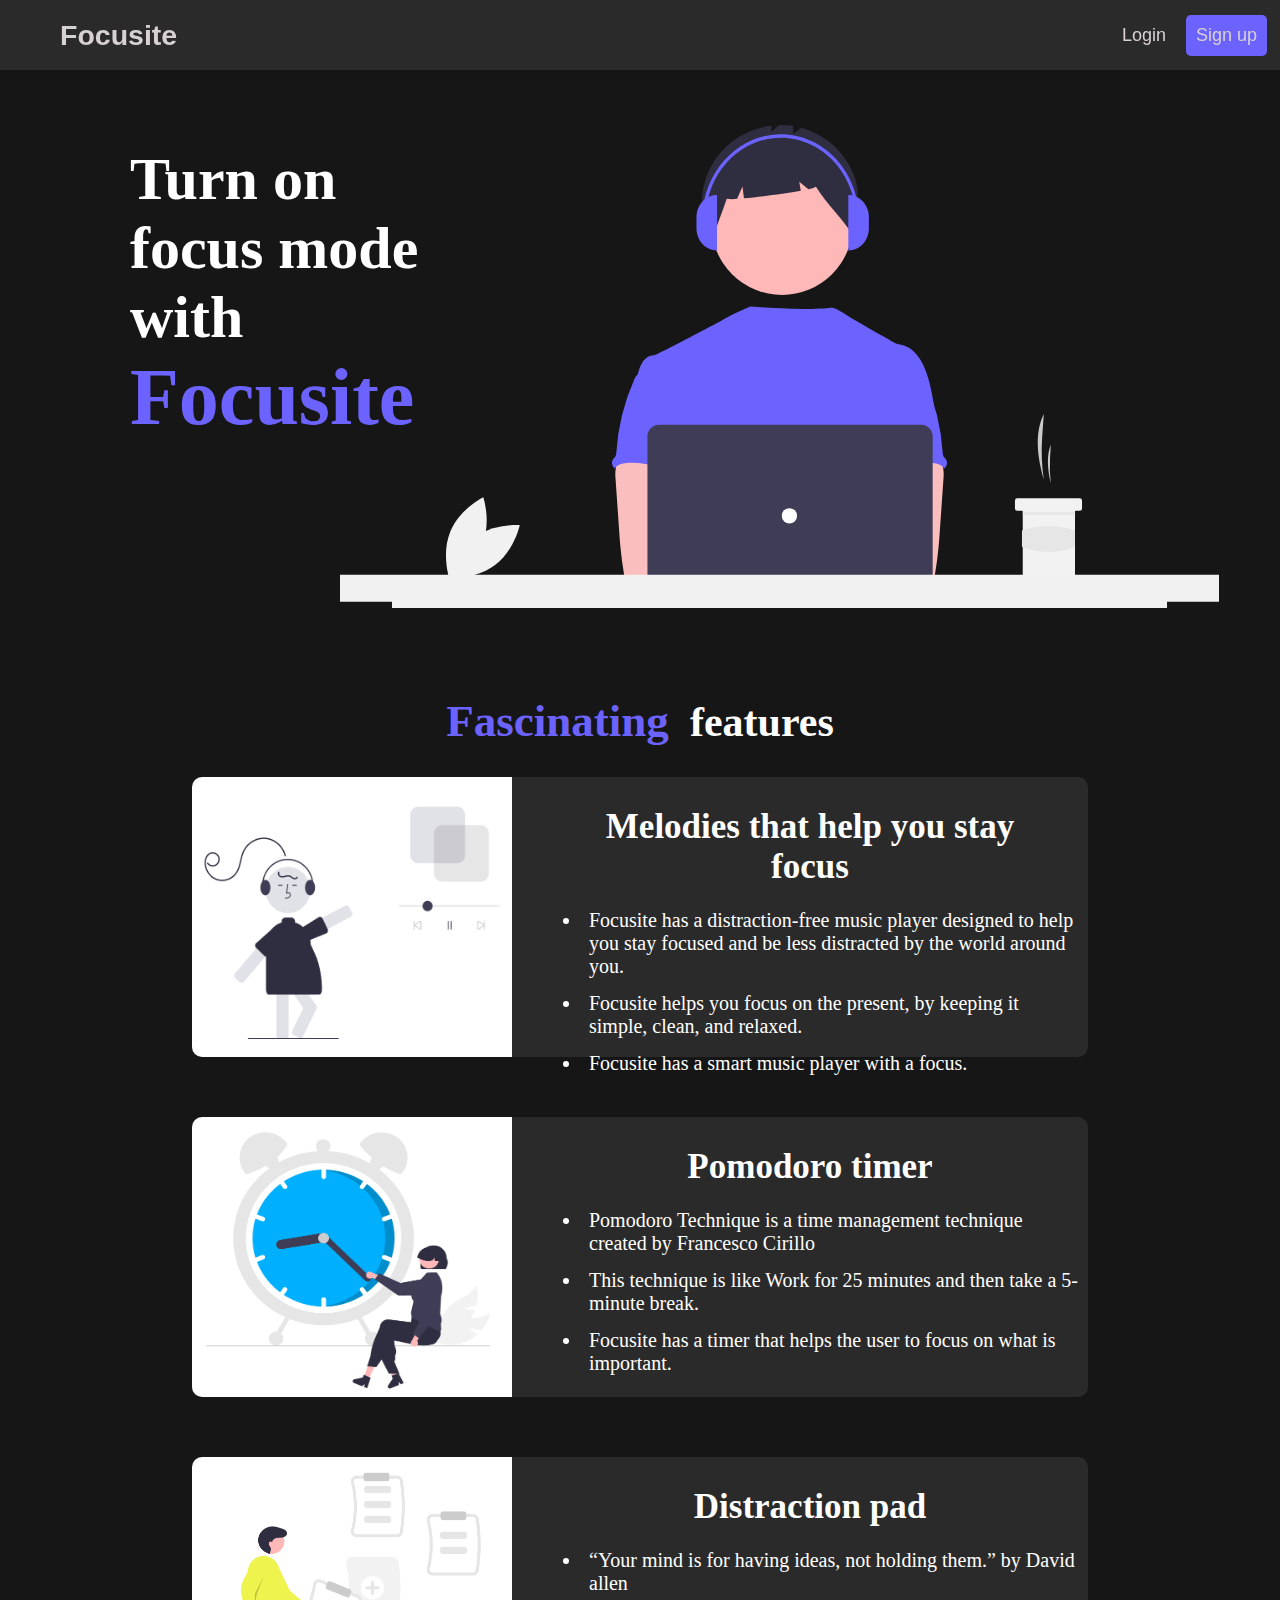
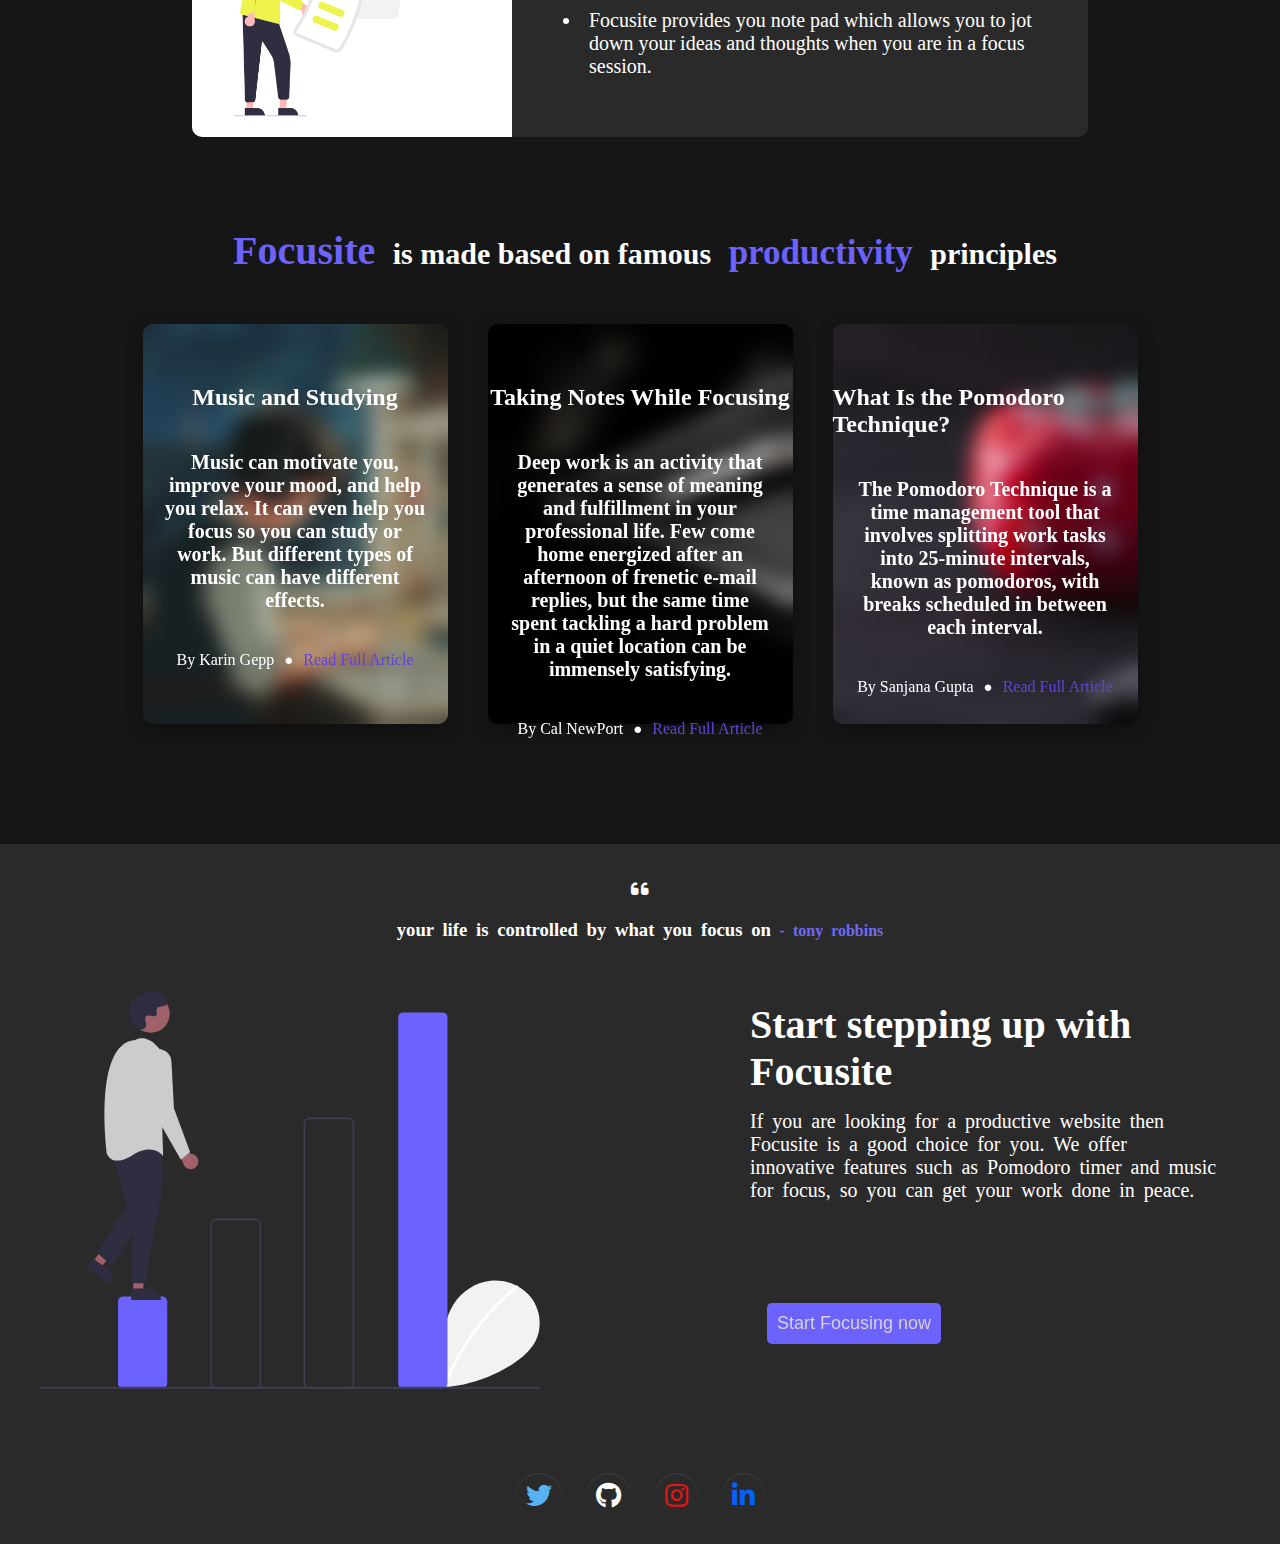
<file: index.html>
<!DOCTYPE html>
<html lang="en">
<head>
    <meta charset="UTF-8">
    <meta http-equiv="X-UA-Compatible" content="IE=edge">
    <meta name="viewport" content="width=, initial-scale=1.0">
    <title>Focusite</title>
    <link rel="stylesheet" href="https://cdnjs.cloudflare.com/ajax/libs/font-awesome/6.2.1/css/all.min.css">
    <link rel="stylesheet" href="style.css">
</head>
<body>
    <!-- sign-up box -->
    <div class="signup-box" id="signup-box">
        <h4>Sign Up</h4>
        <i id="x-mark" onclick="signuphide()" class="fa-solid fa-xmark"></i>
        
        <form name="f1" action="Main\home.html"> 
          <!-- there is some problem with method it is arising a http error 405 should think of this -->
          <label>Username</label>
          <input type="text" placeholder="" name="name">
          <label>Email</label>
          <input type="email" placeholder="" name="email">
          <label>Password</label>
          <input type="password" placeholder="" name="password">
          <label>Confirm Password</label>
          <input type="password" placeholder="" />
          <!-- <input id="sign-up-submit" type="submit" value="Submit" /> -->
          <input id="sign-up-submit" type="submit" value="Submit">
         </form>
        <p>
            <!-- add terms and conditions & Privacy Policy html files -->
          By clicking the Sign Up button,you agree to our <br />
          <a href="#">Terms and Condition</a> and <a href="#">Policy Privacy</a>
        </p>
      </div>
      <!-- login-box -->
      <div class="login-box" id="login-box" method="post">
        <h4>Login</h4>
        <i id="x-mark" onclick="loginhide()" class="fa-solid fa-xmark"></i>
        <form name="f2" action="Main\home.html">
          <label>Email</label>
          <input type="email" placeholder="" />
          <label>Password</label>
          <input type="password" placeholder="" />
          <input id="login-submit" type="submit" value="Submit" />
        </form>
      </div>


    <div class="main" id="blur">
        <div class="nav">
        <button id="home"><h2>Focusite</h2></button>
         <div class="buttons">
            <button id="login" onclick="logintoggle()">Login</button>
            <button id="signup" onclick="signuptoggle()">Sign up</button>
         </div>
        </div>
    

        <header>
            <div class="line">
                <h3><span style="font-size: 60px;">Turn on <br> focus mode <br> with </span> <br> <span style="color: #6C63FF; font-size: 80px;">Focusite</span></h3>

            </div>
            <div class="pic">
                <img src="images\banner.svg" alt="banner">
            </div>
          
        </header>

        <section>
            <div class="features">
                <h3><span style="color: #6C63FF;font-size: 45px;padding-right: 10px;" >Fascinating </span> <span style="color: white; font-size: 42px;" >features</span></h3>
                <div class="box1">
                        <img src="images\m.png">
                    <div class="lines">
                        <!-- <i class="fa-solid fa-quote-left"></i> -->
                        <h3>Melodies that help you stay focus</h3>
                        <ul>
                            <li>Focusite has a distraction-free music player designed to help you stay focused and be less distracted by the world around you.</li>
                            <li>Focusite helps you focus on the present, by keeping it simple, clean, and relaxed.</li>
                            <li>Focusite has a smart music player with a focus.</li>
                            
                        </ul>

                    </div>

                </div>
                <div class="box2">
                        <img src="images\t.png">
                        
                  
                    <div class="lines">
                        <!-- <i class="fa-solid fa-quote-left"></i> -->
                        <h3>Pomodoro timer</h3>

                        <ul>
                        <li>Pomodoro Technique is a time management technique created by Francesco Cirillo
                        <li>This technique is like Work for 25 minutes and then take a 5-minute break.</li>
                        <li>Focusite has a timer that helps the user to focus on what is important.</li>                    </ul>
                        
                    </div>
                </div>
                <div class="box3">
                    <img src="images\n.png">

                    <div class="lines">
                        <!-- <i class="fa-solid fa-quote-left"></i> -->
                        <h3>Distraction pad</h3>

                    <ul>
                        <li>“Your mind is for having ideas, not holding them.” by David allen</li>
                        <li>Focusite provides you note pad which allows you to jot down your ideas and thoughts when you are in a focus session.</li>

                    </ul>
                    </div>
    
                </div>
            </div>
               
        </section>



        <section>
            <div class="origin">
                <h3> <span style="font-size: 40px;color: #6C63FF;padding: 10px;">Focusite</span> is made based on famous <span style="font-size: 35px;color: #6C63FF;padding: 10px;">productivity</span> principles</h3>
                <div class="boxes">
                    <div class="vbox1">
                         <div class="box-info">
                            <i class="fa-regular fa-newspaper"></i>
                            <div class="heading"><h2> What Is the Pomodoro Technique?</h2></div>
                            <div class="main-content"><p>The Pomodoro Technique is a time management tool that involves splitting work tasks into 25-minute intervals, known as pomodoros, with breaks scheduled in between each interval.</p></div>
                            <div class="end">
                                <a id="author">By Sanjana Gupta</a> <p id="dot">●</p> 
                                <a id="link" href="https://www.verywellmind.com/pomodoro-technique-history-steps-benefits-and-drawbacks-6892111">Read Full Article</a></div>
                         </div>
                </div>
                <div class="vbox2">                        
                    <div class="box-info">
                        <i class="fa-regular fa-newspaper"></i>
                        <div class="heading"><h2> Taking Notes While Focusing</h2></div>
                        <div class="main-content"><p>Deep work is an activity that generates a sense of meaning and fulfillment in your professional life. Few come home energized after an afternoon of frenetic e-mail replies, but the same time spent tackling a hard problem in a quiet location can be immensely satisfying.</p></div>
                        <div class="end">
                            <a id="author">By Cal NewPort</a> <p id="dot">●</p>  
                            <a id="link" href="https://calnewport.com/deep-work-rules-for-focused-success-in-a-distracted-world/">Read Full Article</a></div>
                     </div>
                </div>
                <div class="vbox3">
                    <div class="box-info">
                        <i class="fa-regular fa-newspaper"></i>
                        <div class="heading"><h2> Music and Studying
                        </h2></div>
                        <div class="main-content"><p>Music can motivate you, improve your mood, and help you relax. It can even help you focus so you can study or work. But different types of music can have different effects.</p></div>
                        <div class="end">
                            <a id="author">By  Karin Gepp</a> <p id="dot">●</p>  
                            <a id="link" href="https://www.healthline.com/health/does-music-help-you-study">Read Full Article</a></div>
                     </div>
    
                </div>
                </div>
            </div>
        </section>
    
      <!-- subfooter -->
      <footer>
    <i class="fa-solid fa-quote-left"></i>
    <h3 style="color: white; word-spacing: 4px; padding: 0 0 50px 0;" >your life is controlled by what you focus on <span style="color: #7069f3; font-size: 16px;">- tony robbins</span></h3>
    <div class="last">
        <div class="pic">
            <img width="500px" src="images\footer.svg">
        </div>
        <div class="endlines">

            <h3 style="color: white; font-size:40px; padding: 0 0 15px 0;" >Start  stepping up with <span>Focusite</span></h3>
            <p style="font-size: 20px; color: white; word-spacing: 4px;" >If you are looking for a productive website then Focusite is a good choice for you. We offer innovative features such as Pomodoro timer and music for focus, so you can get your work done in peace.</p>
            <form action="Main\home.html">
                <button id="signup">Start Focusing now</button>
            </form>
        </div>
    </div>

    <div class="handles">
        <i style="color: rgb(87, 178, 243);" class="fa-brands fa-twitter"></i>        
        <i class="fa-brands fa-github"></i>
        <i style="color: rgb(234, 19, 19);" class="fa-brands fa-instagram"></i>        
        <i style="color: rgb(0, 98, 255);" class="fa-brands fa-linkedin-in"></i>
    </div>
      </footer>
      
    
    </div>
    <!-- main div ending -->
    <!-- add sections about explaining our features 
    take github login page as inspiration -->
    <script src="script.js"></script>
</body>
</html>
</file>
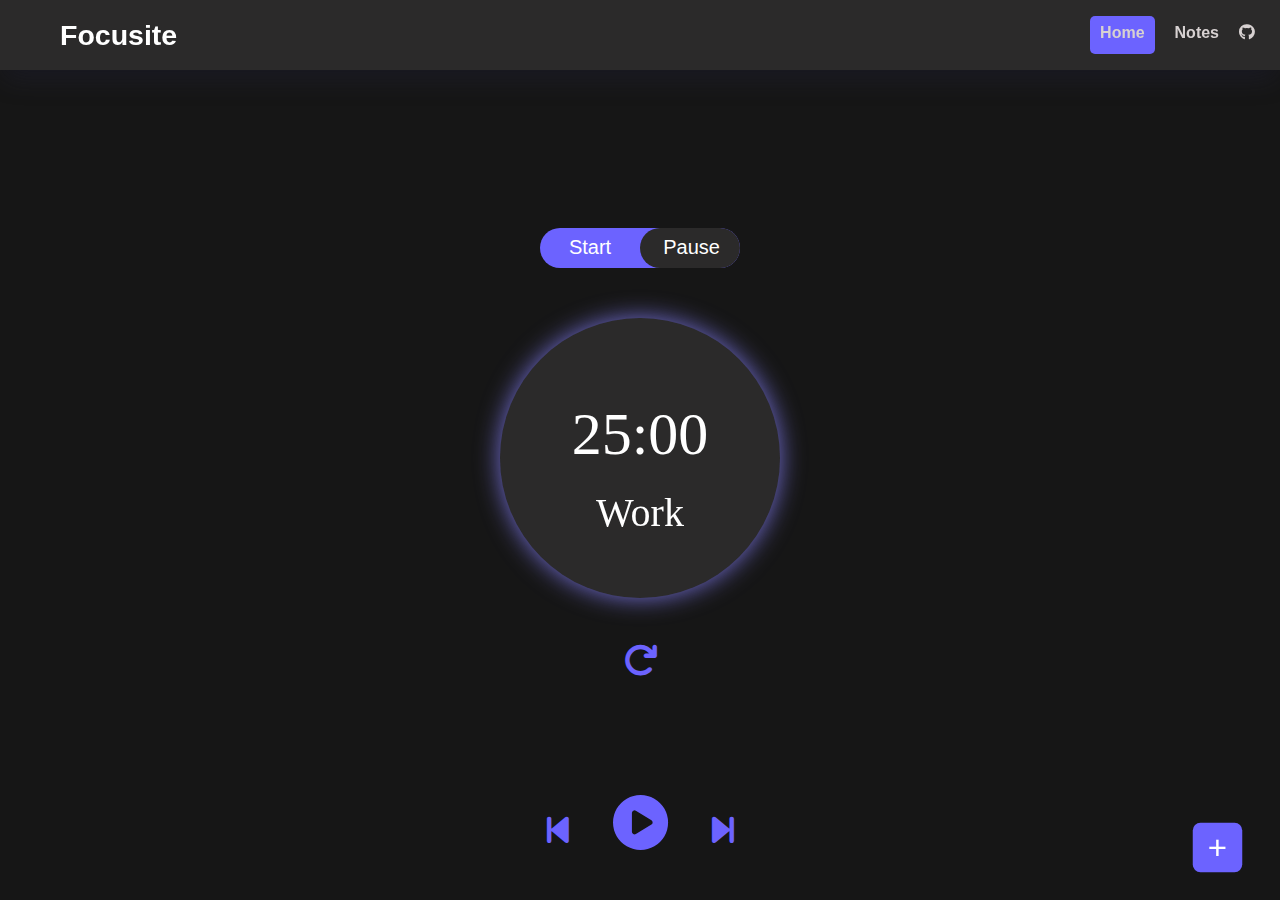
<file: Main/home.html>
<!DOCTYPE html>
<html lang="en">

<head>
    <meta charset="UTF-8">
    <meta http-equiv="X-UA-Compatible" content="IE=edge">
    <meta name="viewport" content="width=device-width, initial-scale=1.0">
    <title>Home</title>
    <link rel="stylesheet" href="https://cdnjs.cloudflare.com/ajax/libs/font-awesome/6.2.1/css/all.min.css">
    <link rel="stylesheet" href="home.css">
</head>

<body id="body">
    <!-- header -->
    <div class="nav" id="nav">
        <button id="home">
            <h2>Focusite</h2>
        </button>
        <ul id="u_list">
            <li><a class="list active" href="home.html">Home</a></li>
            <li><a class="list" href="notes.html">Notes</a></li>
            <li><a class="list" href="https://github.com/Lokesh-04/Focusite-v1.0"><i class="fa-brands fa-github"></i></a></li>
        </ul>
    </div>

    <div class="main">
        <div class="center">
            <div class="pomodoro">
                <div class="controls">
                    <div id="toggle" class="toggle"></div>
                    <button id="start" class="btn">Start</button>
                    <button id="stop" class="btn">Pause</button>   
                    <!-- <div class="form-box">
                        <div class="button-box">
                            <div id="btn"></div>
                            <button type="button" id="start" class="toggle-btn" onclick="leftClick()">Left</button>
                            <button type="button" id="stop" class="toggle-btn" onclick="rightClick()">Right</button>
                        </div>
                    </div> -->
                    
                </div>
                <!-- <p id="cycles" class="cycles">Cycles:</p> -->
                <!--Work Timer-->
                <div class="circle">
                    <div class="wt active" id="w_time">
                        <div id="work-timer" class="timer">
                            <p id="work_minutes">25</p>
                            <p id="semicolon">:</p>
                            <p id="work_seconds">00</p>
                        </div>
                        <p id="work" class="work">Work</p>
                    </div>
                    <div class="bt" id="b_time">
                        <div id="break-timer" class="timer">
                            <p id="break_minutes">05</p>
                            <p id="semicolon">:</p>
                            <p id="break_seconds">00</p>
                        </div>
                        <p id="break" class="break">Break</p>
                    </div>
                </div>

                <i id="reset" class="fa-solid fa-arrow-rotate-right"></i>
                <!--Cycle Counter-->
                <!-- try to change these cycles into small circles with highlighting number of cycles completed -->
                <!-- <p id="counter" class="timer">0</p> -->
                <!--Break Timer-->
                <!-- try to add resume button -> onclick pause button -->
            </div>
            <!-- music-player -->
            <div class="music-player">
                <div class="music-controls">
                    <i id="prev" onclick="prev()" class="fa-solid fa-backward-step"></i>
                    <i id="play" onclick="play()" class="fa-solid fa-circle-play">
                        <p id="m_text">play</p>
                    </i>
                    <i id="next" onclick="next()" class="fa-solid fa-forward-step"></i>
                </div>
                <audio src="audio1.mp3" id="song"></audio>
            </div>
        </div>

        <!-- notes section -->
        <div class="notes">
            <div class="plus_note">
                <button id="plus" class="plus">+</button>
            </div>

            <div class="notes-div" id="notes-div">
                <div class="notes-header">
                    <div class="name">
                        <p id="co">FOCUSITE</p>
                        <p id="head">Notes</p>
                    </div>
                    <div class="notes-nav">
                        <i id="arrow" onclick="notesopen()" class="fa-solid fa-up-right-from-square"></i>
                        <i id="x-mark" onclick="noteshide()" class="fa-solid fa-xmark"></i>
                    </div>
                </div>
                <div id="notes-main">
                    <!-- <button class="add-note" type="button">+</button> -->
                    <button class="addnote" id="add-note"><i id="sharp-plus" class="fa-sharp fa-solid fa-plus"></i>Take a note...</button>


                    <div id="foot"></div>
                </div>

            </div>
        </div>

    </div>

    <script src="home.js"></script>

</body>

</html>
</file>
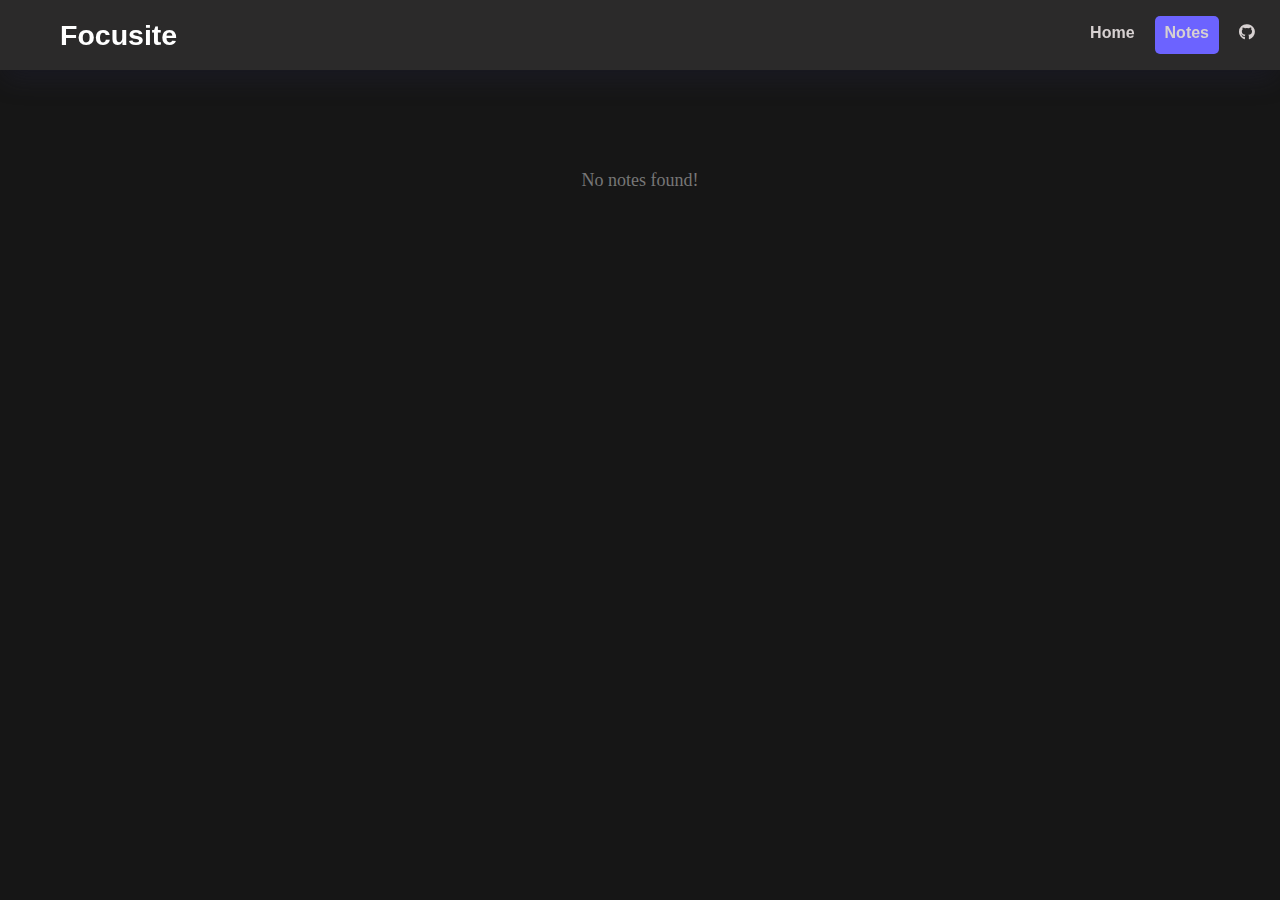
<file: Main/notes.html>
<!DOCTYPE html>
<html lang="en">

<head>
    <meta charset="UTF-8">
    <meta http-equiv="X-UA-Compatible" content="IE=edge">
    <meta name="viewport" content="width=device-width, initial-scale=1.0">
    <title>Notes</title>
    <link rel="stylesheet" href="https://cdnjs.cloudflare.com/ajax/libs/font-awesome/6.2.1/css/all.min.css">
    <link rel="stylesheet" href="home.css">
    <style>
        /* Container styling */
        .tile-container {
            margin-top: 80px;
            display: flex;
            flex-wrap: wrap;
            gap: 20px;
            padding: 20px;
            justify-content: center;
        }

        /* Individual tile styling */
        .tile {
            background-color: #1f1f1f;
            padding: 15px 20px;
            width: 200px;
            border-radius: 8px;
            box-shadow: 0 4px 6px rgba(0, 0, 0, 0.1);
            word-wrap: break-word;
            position: relative;
            transition: transform 0.2s;
        }

        /* Hover effect for tiles */
        .tile:hover {
            transform: translateY(-5px);
        }

        /* Content styling */
        .tile p {
            margin: 0;
            font-size: 16px;
            color: white;
        }

        /* Message styling when no notes are found */
        #no-notes-message {
            text-align: center;
            font-size: 18px;
            color: #777;
            margin-top: 50px;
        }
    </style>
</head>

<body>

    <div class="nav" id="nav">
        <button id="home">
            <h2>Focusite</h2>
        </button>
        <ul id="u_list">
            <li><a class="list" href="home.html">Home</a></li>
            <li><a class="list active" href="notes.html">Notes</a></li>
            <li><a class="list" href="https://github.com/Lokesh-04/Focusite-v1.0"><i
                        class="fa-brands fa-github"></i></a></li>
        </ul>
    </div>

    <!-- notes section -->
    <div id="tile-container" class="tile-container"></div>

    <script src="home.js"></script>
    <script src="notes.js"></script>
</body>

</html>
</file>
<file: style.css>
@import url('https://fonts.googleapis.com/css2?family=Poppins:wght@300&display=swap');*{
    padding: 0;
    margin: 0;
}
body{
  background-color: #161616;
  user-select: none;
}
/* scrollbar style */
::-webkit-scrollbar{
  width: 10px;
  background-color: #2B2A2A;
}
::-webkit-scrollbar-thumb{
  width: 10px;
  background-color: #6C63FF;
}
#home{
    background-color: #2B2A2A;
    border: none;
    color: #d7d1d1;
    font-size: 19px;
}
.main{
  position: relative;

}
.main#blur.active{
  filter: blur(200px);
  pointer-events: none;
  user-select: none;

}
.nav h2{
    padding: 0 50px;
    margin: 10px ;
}
.nav{
    display: flex;
    justify-content: space-between;
    width: 100%;
    height: 70px;
    background-color: #2B2A2A;
    box-shadow: rgba(0, 0, 0, 0.1) 0px 4px 6px -1px, rgba(0, 0, 0, 0.06) 0px 2px 4px -1px;
    position: fixed;
    top: 0;
    left: 0;
    right: 0;
    z-index: 9999;
}
.buttons{
    padding: 3px ;
    align-items: center;
    margin: 8px 5px;
    bottom:20px;
    font-style: bold;
    display: flex;
    justify-content: center;
}
.buttons button{
  margin-left: 10px;
}
button{
    cursor: pointer;
}
#login{
    padding: 10px;
    border-radius: 5px;
    border: transparent;
    background-color: transparent;
    font-size: 18px;
    font-style: bold;
    color: #d7d1d1;
    transition: border .1s ease-in;
}
#login:hover{
  border: 2px solid #6C63FF;
  color: rgb(255, 255, 255);

}
#signup{
    padding: 10px;
    border-radius: 5px;
    border: transparent;
    color: #d7d1d1;
    background-color: #6C63FF;
    font-size: 18px;
    filter: brightness(100%);
    margin-right: 5px;
}
#signup:hover{
  background-color: #4a41f7;
  color: white;

}

/* login and sign-up divisions */

#signup-box{
    position: fixed;
    top: 40%;
    left: 50%;
    transform: translate(-50%,-50%);
    width: 350px;
    height: 450px;
    padding: 50px;
    box-shadow: 0 5px 30px rgba(0, 0, 0, .30);
    background: #ffffff;
    visibility: hidden;
    opacity: 0;
    transition: 0.5s;
    border-radius: 10px;
    z-index: 9999;
}
#signup-box.active{
    top: 50%;
    visibility: visible;
    opacity: 1;
    transform: 0.5s;
    z-index: 9999;
  }
#login-box{
    position: fixed;
    top: 40%;
    left: 50%;
    transform: translate(-50%,-50%);
    width: 360px;
    height: 300px;
    box-shadow: 0 5px 30px rgba(0, 0, 0, .30);
    background: #ffffff;
    visibility: hidden;
    opacity: 0;
    transition: 0.5s;
    border-radius: 10px;
    z-index: 9999;

    /* add closing buttons to both tabs for login and signup */
  }
#login-box.active{
    top: 50%;
    visibility: visible;
    opacity: 1;
    transform: 0.5s;
    z-index: 9999;
  }
  
  h4 {
    text-align: center;
    padding-top: 10px;
    font-size: 30px;
    color: #24292f;
  }
 
  form {
    width: 300px;
    padding: 0 0 20px 17px;
    

  }
  
  form label {
    display: flex;
    margin-top: 20px;
    font-size: 18px;
    color: #24292f;
  }
  
  form input {
    width: 100%;
    padding: 7px;
    border: none;
    border: 1px solid gray;
    border-radius: 6px;
    outline: none;
  }
  input[type="button"] {
    width: 320px;
    height: 35px;
    margin-top: 20px;
    border: none;
    background-color: #24292f;
    color: #ffffff;
    font-size: 18px;
  }
  p {
    text-align: center;
    padding-top: 20px;
    font-size: 15px;
    color: #24292f;

  }
  p a{
    /* text-decoration: none; */
    color: rgb(53, 135, 236);
    padding: 3px;
  }
#sign-up-submit,#login-submit{
  background-color: #1F1B2E;
  width: 320px;
  margin-top: 20px;
  border: none;
  color: #ffffff;
  font-size: 18px;
  height: 35px;

}
#sign-up-submit:hover,#login-submit:hover{
    background-color: #6242d8;
}
#login-submit
{
    margin-bottom: 30px;
}
#x-mark{
  position: absolute;
  top: 20px;
  right: 20px;
  font-size: 20px;
}
#x-mark:hover{
  color: rgb(255, 30, 0);
}

/* main page style */

/* header{
  display: flex;
  flex-direction: row;
  justify-content: center;
  align-items: center;
  background-color: #d3d0dc;
  padding: 40px;
  gap: 240px;

} */

header{
 display:flex;
 justify-content: space-evenly;
 align-items: center;
 position: relative;
 margin-top: 25px;
 

}
header .pic{
  width: 300px;
  height: 300px;
  position: absolute;
  margin-right: 40px;
  top: 100px;
  right: 600px;
}
header .line{
  color: white;
  position: absolute;
  top: 120px;
  left: 130px;
  
}
.features{
  display: flex;
  flex-direction: column;
  justify-content: center;
  align-items: center;
  margin-top: 620px;
  padding: 50px 0 20px 0;
}
.features h3{
  padding: 0;
}
.box1,.box2,.box3{
  width: 70%;
  background-color: #2B2A2A;
  height: 280px;
  border-radius: 10px;
  margin: 30px;
  display: flex;
  flex-direction: row;
  justify-content: space-evenly;
  align-items: center;
  transition: .4s ease-in-out;
  position: relative;
  /* box-shadow: rgba(0, 0, 0, 0.45) 0px 25px 20px -20px;} */
}
.box1 img,.box2 img,.box3 img{
  height: 280px;
  width: 320px;
  border-radius: 10px 0 0 10px;
  position: absolute;
  left: 0;
}
.features .lines h3{
  text-align: center;
  margin-right: 50px;
  padding-bottom: 20px;
}
.features .lines{
  display: flex;
  flex-direction: column;
  justify-content: center;
  align-items: center;
  position: absolute;
  left: 390px;
  top: 15px;
}
.features .lines i{
  color: white;
  font-size: 20px;
}
.features .lines h3{
  text-align: center;
  color: white;
  font-size: 35px;
  padding: 15px;
  transition: .4s ease-in-out;
}
/* .features .lines ul{
  
} */
.features .lines ul li{
  color: white;
  font-size: 20px;
  padding: 7px;
  transition: .4s ease-in-out;
}
.box1:hover,.box2:hover,.box3:hover{
  transform: scale(1.05);

}
.origin{
  display: flex;
  flex-direction: column;
  margin-top: 40px;
}
.origin h3{
  text-align: center;
  color: white;
  font-size: 30px;
}
.boxes{
  display: flex;
  flex-direction: row-reverse;
  justify-content: center;
  align-items: center;
  margin: 30px;
}
.vbox1,.vbox2,.vbox3{
  display: flex;
  flex-direction: column;
  width: 25%;
  height: 400px;
  background-color: #2B2A2A;
  color: black;
  border-radius: 10px;
  margin: 20px;
  transition: .3s ease-in-out;
  box-shadow: rgba(0, 0, 0, 0.35) 0px 5px 15px;
}

.vbox1{
  background-image: url('p.avif');
  background-repeat: no-repeat;
  background-size: cover;
  
}

.vbox2{
  background-image: url('n.jpeg');
  background-repeat: no-repeat;
  background-size: cover;
}
.vbox3{
  background-image: url('m.jpg');
  background-repeat: no-repeat;
  background-size: cover;
}

.vbox1 .box-info,
.vbox2 .box-info,
.vbox3 .box-info{
  height: 400px;
  width: 100%;
  border-radius: 10px;
  -webkit-backdrop-filter: blur(10px);
  backdrop-filter: blur(10px);
  display: flex;
  flex-direction: column;
  align-items: center;
}

.vbox1 i, .vbox2 i, .vbox3 i{
  font-size: 40px;
  margin: 10px;
  color: transparent;
}

.vbox1 .box-info .main-content p, 
.vbox2 .box-info .main-content p,
.vbox3 .box-info .main-content p{
  margin: 20px;
  font-size: 20px;
  font-weight: bold;
  color: white;
}

.heading h2{
  color: white;
}

.vbox1 .box-info .end,
.vbox2 .box-info .end,
.vbox3 .box-info .end{
  display: flex;
  flex-direction: row;
  align-items: center;
  justify-content: center;
  color: white;
}

#author{
  color: white;
}

#dot{
  margin: 0 10px 18px 10px;
  color: white;
}

#link{
  text-decoration: none;
  color: #6242d8;
}

.vbox1:hover,.vbox2:hover,.vbox3:hover{
  transform: scale(1.05);
}

footer{
  width: 100%;
  height: 700px;
  background-color: #2B2A2A;
  margin-top: 70px;
  display: flex;
  flex-direction: column;
  justify-content: center;
  align-items: center;
}
footer i{
  font-size: 20px;
  color: white;
  padding: 20px;
}
.last{
  display: flex;
  flex-direction: row;
  justify-content: space-evenly;
  
}
.last .pic{
  margin-left: 40px;
}



.endlines{
  padding: 10px;
  margin-right: 50px;
  margin-left: 200px;
}
.endlines p{
  display: inline;
}
.endlines form button{
  position: absolute;
  bottom: 200px;
}


.handles{
  padding-top: 70px;
}
.handles i{
  font-size: 26px;
  transition: .2s ease-in-out;
  border-radius: 50%;
  padding: 10px;
  margin: 10px;
  box-shadow: rgba(255, 255, 255, 0.1) 0px 1px 1px 0px inset, rgba(50, 50, 93, 0.25) 0px 50px 100px -20px, rgba(0, 0, 0, 0.3) 0px 30px 60px -30px;
}
.handles i:hover{
  transform: scale(1.2);
}
</file>
<file: Main/home.css>
@import url('https://fonts.googleapis.com/css2?family=Poppins:wght@300&display=swap');*{
    padding: 0;
    margin: 0;
}
body{
   background-color: #161616;
   user-select: none;
   /* transition: margin-right .3s ease-in-out; */
}
/* scrollbar style */
::-webkit-scrollbar{
    width: 10px;
    background-color: #dad1d1;
}
::-webkit-scrollbar-thumb{
    width: 10px;
    
   background-color: #6C63FF;
}
button{
    cursor: pointer;
}
#home{
    background-color: #2B2A2A;
    border: none;
    color: #d7d1d1;
    font-size: 19px;
}
#home:hover{
    color: white;

}
/* dont write style body or any universal tags 
write style for unique ones as every page has 
one css file linked */

.list.active{
    /* border: 2px solid #6C63FF;
    padding: 5px;
    border-radius: 5px; */
    background-color: #6C63FF;
    border-radius: 5px;
    padding: 8px 10px;
}
li a{
    text-decoration: none;
    color: #d7d1d1;
}
ul{
    display: flex;
    justify-content: center;
    align-items: center;
    padding: 15px;
    font-size: 16px;
}
ul li{
    list-style: none;
    padding: 0 10px 0 10px;
}
li a::after{
    content: '';
    width: 0;
    height: 2.5px;
    background-color: #6C63FF;
    margin: .7px;
    display: block;
    
}
a{
    font-family: sans-serif;
}
a:hover{
    color: white;
}
li a:hover::after{
    width: 100%;
    transition: width 0.3s linear;

}
.nav h2{
    padding: 0 50px;
    margin: 10px ;
}
.nav{
    display: flex;
    justify-content: space-between;
    width: 100%;
    height: 70px;
    background-color: #2B2A2A;
    /* display: none; */
    /* margin-right: 25%; */
    position: fixed;
    font-weight: 600;
    /* transition: width .3s ease-in-out; */
    box-shadow: rgba(50, 50, 93, 0.25) 0px 13px 27px -5px, rgba(0, 0, 0, 0.3) 0px 8px 16px -8px;
    /* font-family: BlinkMacSystemFont,"Segoe UI","Noto Sans",Helvetica,Arial,sans-serif,"Apple Color Emoji","Segoe UI Emoji"; */
    position: fixed;
    top: 0;
    left: 0;
    right: 0;
    z-index: 9999;
}
/* main style consists of timer and notes */
.main{
    display: flex;
    justify-content: center;
}

/* timer style */
.pomodoro{
    display: flex;
    flex-direction: column;
    justify-content: center;
    align-items: center;
    height: 100vh;
    

}
.circle{
    height: 280px;
    width: 280px;
    border-radius: 50%;
    /* border-radius: 61% 54% 33% 59% / 63% 14% 68% 28% ; */
    display: flex;
    flex-direction: row;
    justify-content: center;
    align-items: center;
    background-color: #2B2A2A;
    margin: 15px;
    /* background: linear-gradient(to bottom, #6c63ff 0%, #cc6699 100%); */
    filter: drop-shadow(0 0 0.75rem #736ed5);

}
.controls{
    width: 200px;
    height: 40px;
    background-color: #6C63FF;
    position: relative;
    margin: 35px;
    border-radius: 30px;
}
.controls button{
    color: white;
    position: absolute;
    background-color: transparent;
    right: 0;
    font-size: 20px;
    margin-top: 3px;
    padding-left: 16px;
    display: flex;
    justify-content: center;
    align-items: center;
}
#start{
    left: 0;
    margin-right: 120px;
    padding-left: 30px;
}
#stop{
    padding-right: 20px;
}
.toggle{
    width: 100px;
    height: 40px;
    position: absolute;
    background-color: transparent;
    left: 100px;
    border-radius: 30px;
    background-color: #2B2A2A;
    transition: left .3s ease-in;
}
/* .toggle .active{
    background-color: #2B2A2A;
} */
#work-timer,#break-timer{
    display: flex;
    flex-direction: row;
    padding: 20px;
}
.timer p{
    color: #ffffff;
}
#work_minutes,#work_seconds,#semicolon,#break_minutes,#break_seconds{
    font-size: 60px;
}
.wt,.bt{
    display: flex;
    flex-direction: column;
    justify-content: center;
    align-items: center;
    display: none;
}
.active{
    display: block;
}
.work,.break{
    color: #ffffff;
    font-size: 40px;
    display: flex;
    justify-content: center;
    align-items: center;

}
.btn{
    padding: 5px 10px 5px 10px;
    border: none;
}
#reset{
    color: #6C63FF;
    padding: 30px;
    font-size: 35px;
}

/* music-player style */
/* music-player style */

.music-player{
    display: flex;
    justify-content: center;
    align-items: center;
}
.music-controls{
    position: absolute;
    bottom: 50px;
}
.music-controls i{
    font-size: 35px;
    padding: 0 20px 0 20px ;
    color: #6C63FF;
    transition: .1s ease-in-out;
    filter: drop-shadow(6px,5px,5px);
    
}
#play{
    font-size: 55px;
    transition: .1s ease-in-out;
    /* background: white; */
}
#m_text{
    display: none;
}
/* style to plus button for adding notes  */
.plus_note{
    background-color: transparent;
    display: flex;
    flex-direction: row-reverse;
    position: absolute;
    bottom: 30px;
    right: 40px;
    align-items: center;
    justify-content: center;
    transition: .2s ease-in;
} 
.plus_note:hover,#plus,#play:hover,#prev:hover,#next:hover{
    /* hover effect for plus button */
    transform: scale(1.1);
    color: white;

}
.plus{
    color: #d7d1d1;
    transition: .2s ease-in;
    background-color: #6C63FF;
    border: none;
    padding: 10px;
    font-size: 30px;
    border-radius: 7px;
    width: 45px;
    height: 45px;
    display: flex;
    align-items: center;
    justify-content: center;
}

/* notes style */
.notes-div{
    width: 20%;
    height: 100%;
    position: absolute;
    right: 0;
    bottom: 0;
    overflow: scroll;
    display: none;
    overflow-x: hidden;
    box-shadow: rgba(100, 100, 111, 0.2) 0px 7px 29px 0px;
}
.active{
    display: block;
    transition: width 1s ease-in-out;

}
.notes-header{
    background-color: #2B2A2A;
    color: white;
    height: 70px;
    width: 100%;
    display: flex;
    flex-direction: row;
    align-items: center;
    padding-left: 10px;
}
.notes-nav{
    position: absolute;
    right: 20px;
}
.notes-nav i{
    padding: 7px;
}
#x-mark:hover{
    color: rgb(253, 61, 9);
}
.notes-header #co{
    font-size: 14px;
}
.notes-header #head{
    font-size: 22px;
}
.notes-main{
    background-color: #2B2A2A;
}
.notes-stack{
    height: 100%;
    width: 88%;
    background-color: white;

}
#add-note{
    border: none;
    color: #d7d1d1;
    font-size: 17.5px;
    display: flex;
    justify-content: left;
    align-items: center;
    border-radius: 10px;
    width: 94%;
    height: 40px;
    padding: 10px;
    margin: 5px;
    margin-left: 10px;
    background-color: #2B2A2A;
}
#add-note:hover{
   color: white;
}
#sharp-plus{
    padding: 10px;
    font-size: 17px;
}
.before{
    width: 100%;
    height: 30px;

}
/* style for note */

/* .one-note{
    width: 88%;
    height: 130px;
    padding: 10px;
    margin: 3px 10px 3px 10px;
    border-radius: 5px;
    background-color: rgb(235, 228, 228);
} */
textarea{
    outline: none;
    border: 1px solid rgb(53, 51, 51);
    width: 88%;
    height: 130px;
    padding: 10px;
    font-size: 18px;
    resize: none; margin: 3px 10px 3px 10px;
    border-radius: 5px;
    background-color: #2B2A2A;
    color: white;
}



/* style for contact and about us */
   footer{
     width: 100%;
     height: 700px;
     background-color: #2B2A2A;
     margin-top: 70px;
     display: flex;
     flex-direction: column;
     justify-content: center;
     align-items: center;
   }
   footer i{
     font-size: 20px;
     color: white;
     padding: 20px;
   }
   .last{
     display: flex;
     flex-direction: row;
     justify-content: space-evenly;
     
   }
   .last .pic{
     margin-left: 40px;
   }
   
   
   
   .endlines{
     padding: 10px;
     margin-right: 50px;
     margin-left: 200px;
   }
   .endlines p{
     display: inline;
   }
   .endlines button{
     position: absolute;
     bottom: 200px;
   }
   
   
   .handles{
     padding-top: 70px;
   }
   .handles i{
     font-size: 26px;
     transition: .2s ease-in-out;
     border-radius: 50%;
     padding: 10px;
     margin: 10px;
     box-shadow: rgba(255, 255, 255, 0.1) 0px 1px 1px 0px inset, rgba(50, 50, 93, 0.25) 0px 50px 100px -20px, rgba(0, 0, 0, 0.3) 0px 30px 60px -30px;
   }
   .handles i:hover{
     transform: scale(1.2);
   }
</file>
